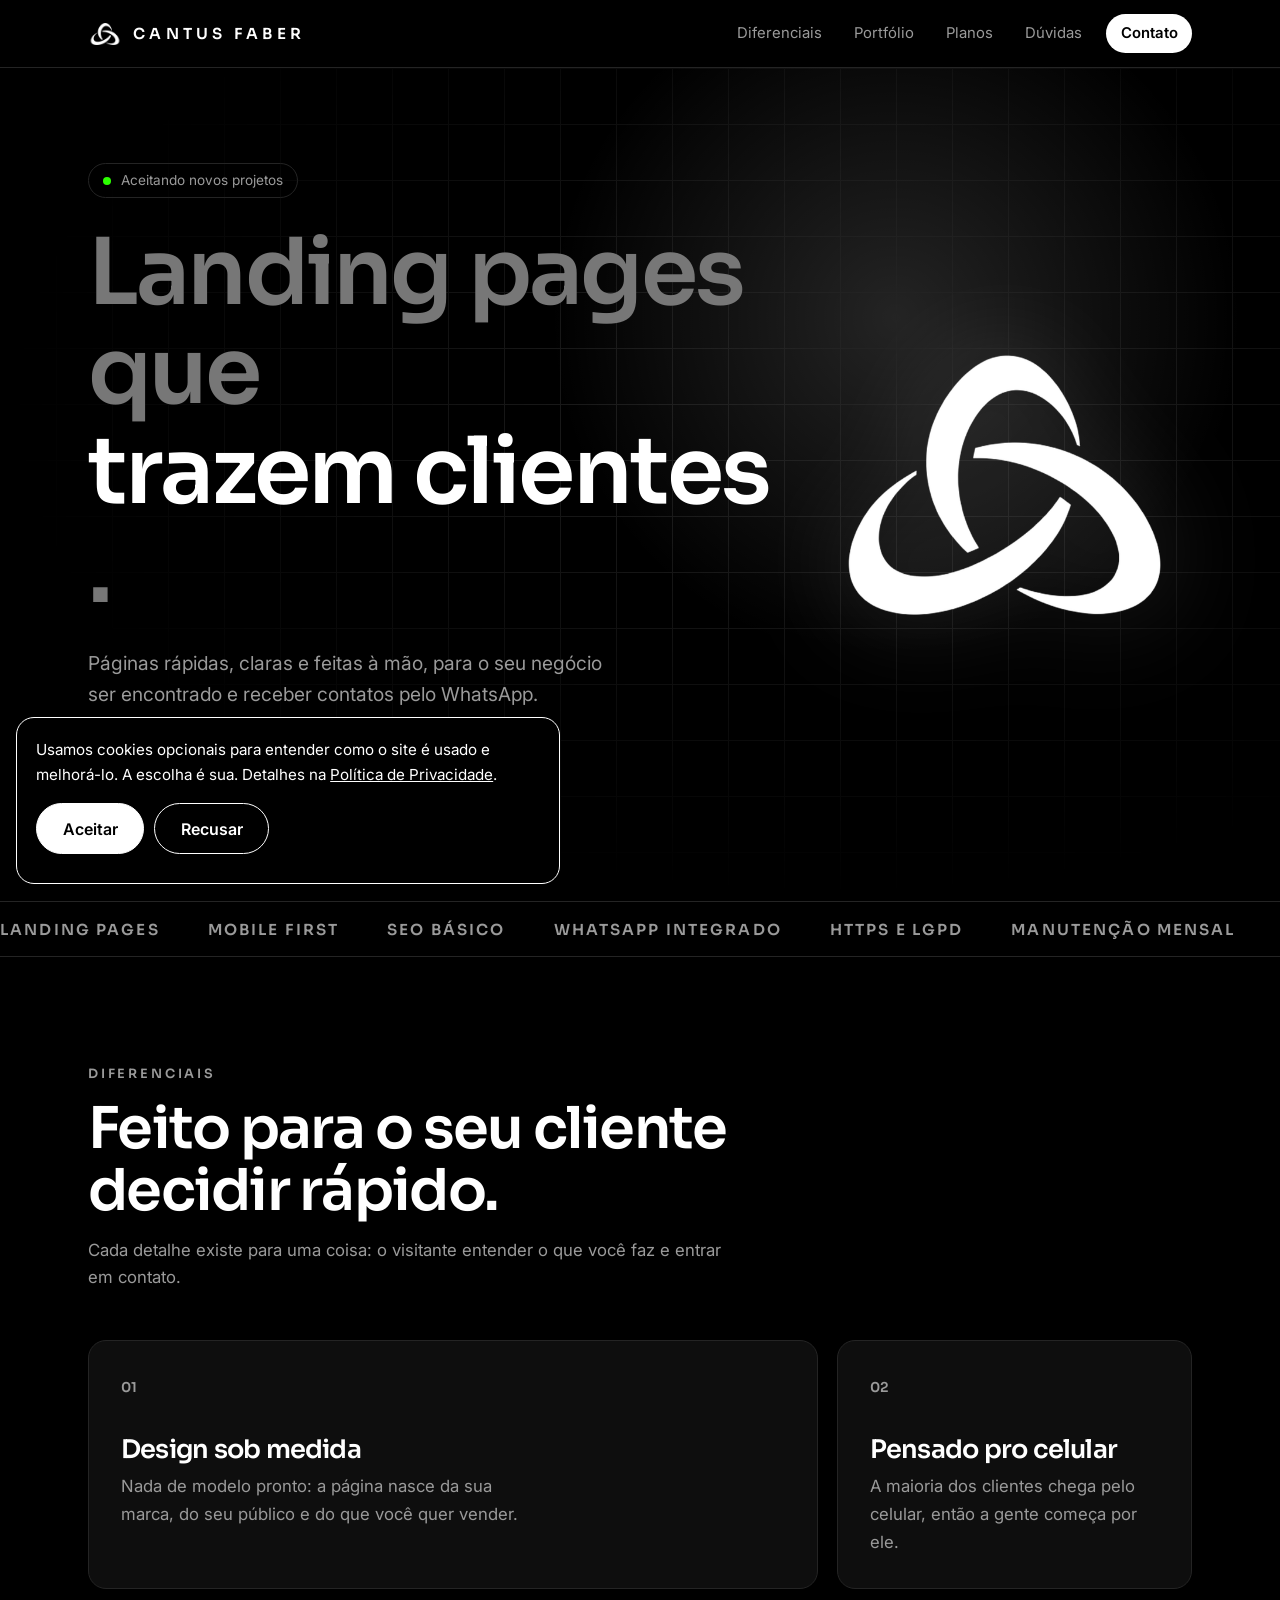
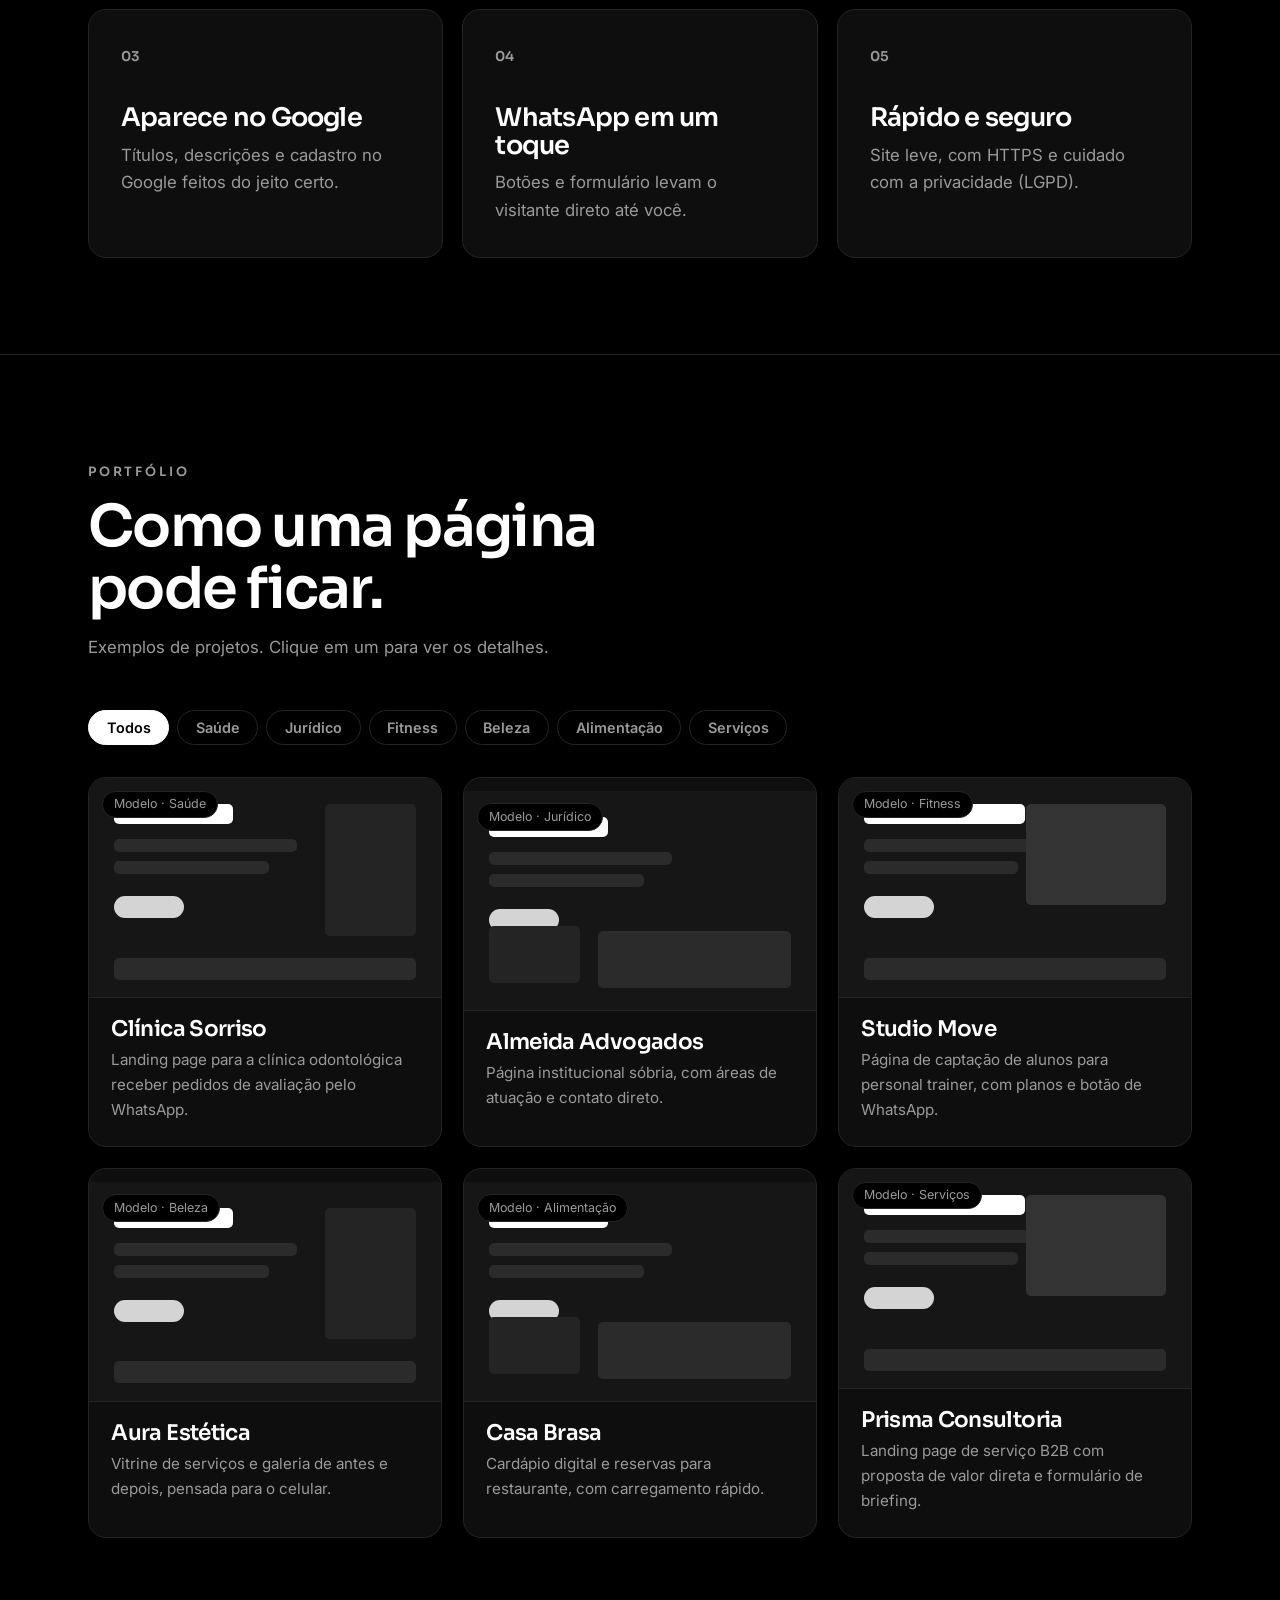
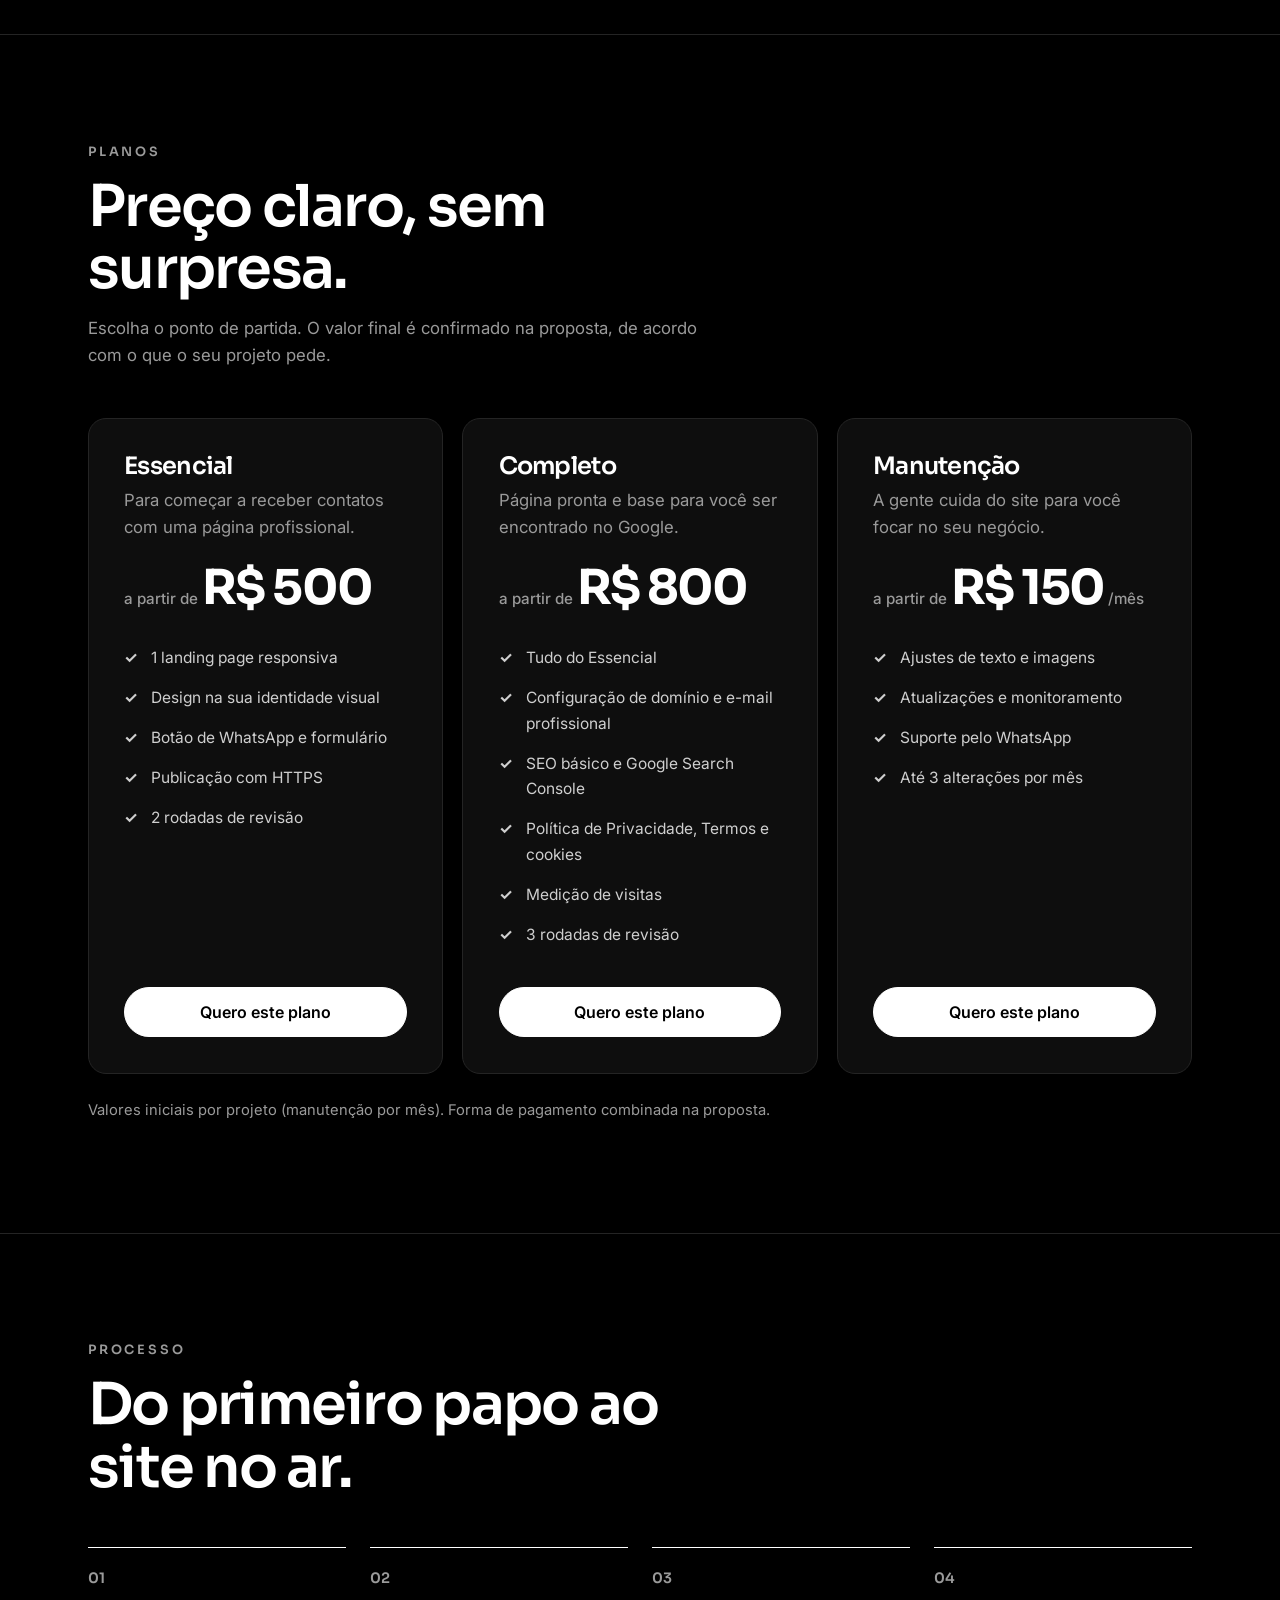
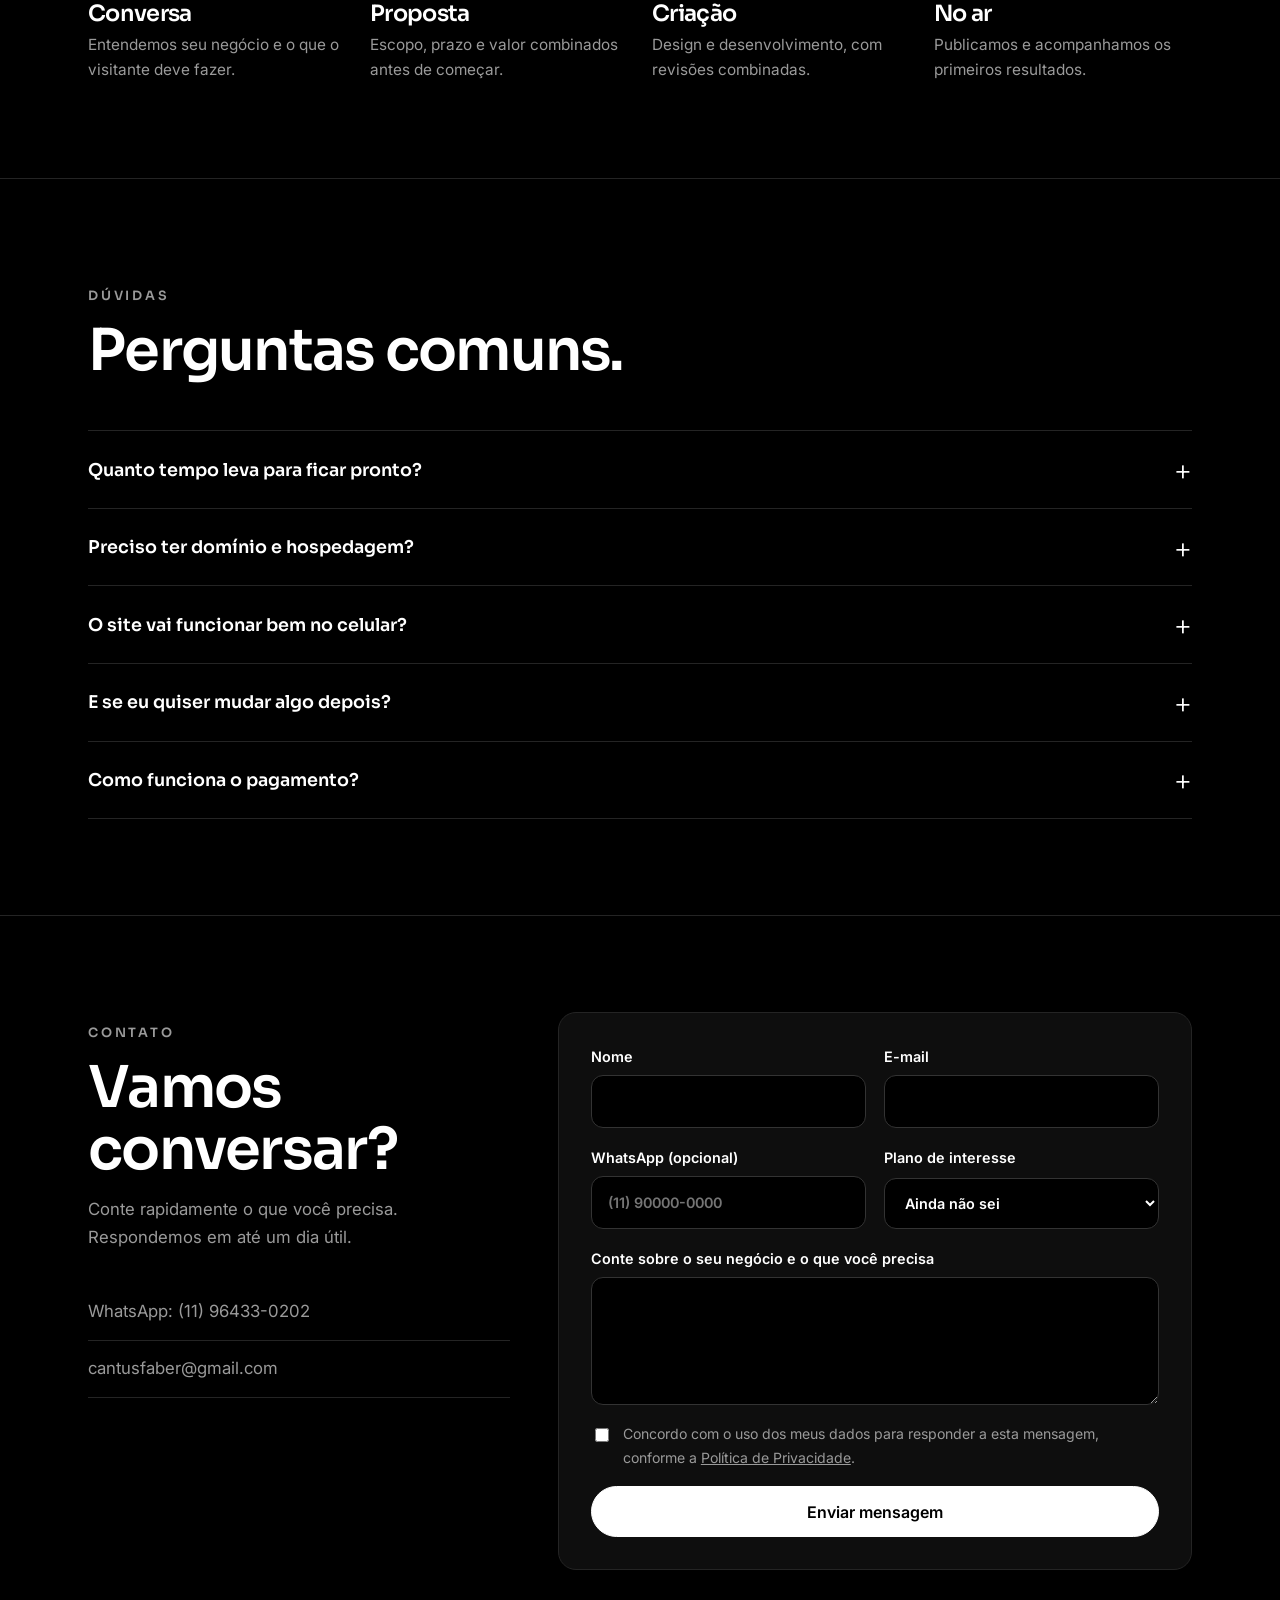
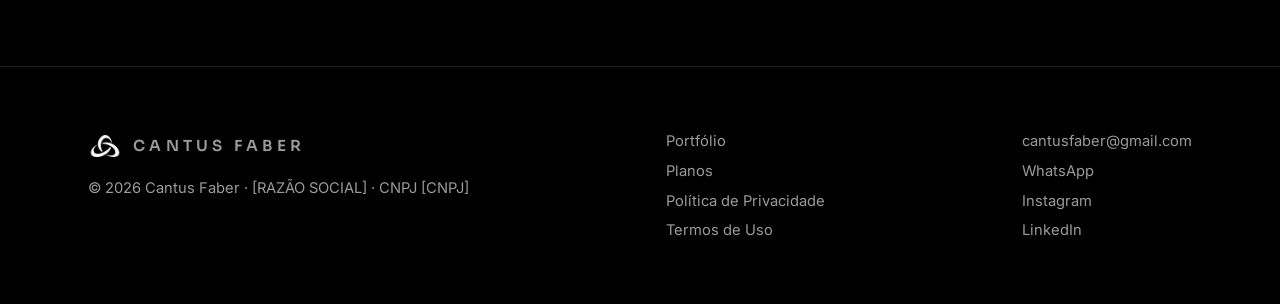
<file: index.html>
<!doctype html>
<html lang="pt-BR">
  <head>
    <meta charset="utf-8" />
    <meta name="viewport" content="width=device-width,initial-scale=1" />
    <script>
      document.documentElement.className = "js";
    </script>
    <title>Cantus Faber · Landing pages que trazem clientes</title>
    <meta
      name="description"
      content="A Cantus Faber cria landing pages rápidas e bem feitas para pequenos negócios, do design à publicação."
    />
    <meta name="theme-color" content="#000000" />
    <link rel="icon" href="assets/img/favicon.ico" sizes="any" />
    <link
      rel="icon"
      type="image/png"
      sizes="32x32"
      href="assets/img/favicon-32.png"
    />
    <link rel="apple-touch-icon" href="assets/img/favicon-180.png" />
    <link rel="canonical" href="https://[DOMINIO]/" />
    <meta property="og:type" content="website" />
    <meta
      property="og:title"
      content="Cantus Faber · Landing pages que trazem clientes"
    />
    <meta
      property="og:description"
      content="A Cantus Faber cria landing pages rápidas e bem feitas para pequenos negócios, do design à publicação."
    />
    <meta property="og:url" content="https://[DOMINIO]/" />
    <meta property="og:image" content="https://[DOMINIO]/assets/img/og.png" />
    <meta name="twitter:card" content="summary_large_image" />
    <link rel="preconnect" href="https://fonts.googleapis.com" />
    <link rel="preconnect" href="https://fonts.gstatic.com" crossorigin />
    <link
      rel="stylesheet"
      href="https://fonts.googleapis.com/css2?family=Inter:wght@400;500;600&family=Sora:wght@400;600;700&display=swap"
    />
    <link rel="stylesheet" href="assets/css/style.css" />
    <script type="application/ld+json">
      {
        "@context": "https://schema.org",
        "@type": "ProfessionalService",
        "name": "Cantus Faber",
        "url": "https://[DOMINIO]/",
        "email": "cantusfaber@gmail.com",
        "telephone": "+5511964330202",
        "description": "Landing pages e sites rápidos para pequenos negócios."
      }
    </script>
  </head>
  <body>
    <div id="bar"></div>
    <a class="skip" href="#conteudo">Pular para o conteúdo</a>
    <header>
      <div class="wrap">
        <a class="brand" href="index.html"
          ><img src="assets/img/logo.png" alt="" width="34" height="34" />Cantus
          Faber</a
        >
        <button class="menu" aria-label="Abrir menu" aria-expanded="false">
          ☰
        </button>
        <nav aria-label="Principal">
          <a href="index.html#diferenciais">Diferenciais</a
          ><a href="index.html#portfolio">Portfólio</a
          ><a href="index.html#planos">Planos</a
          ><a href="index.html#faq">Dúvidas</a
          ><a class="cta" href="index.html#contato">Contato</a>
        </nav>
      </div>
    </header>
    <main id="conteudo">
      <div class="hero main">
        <div class="wrap">
          <div>
            <div class="pill" data-r><i></i>Aceitando novos projetos</div>
            <h1 data-r style="--i: 1">
              Landing pages que <b id="rot">trazem clientes</b>.
            </h1>
            <p data-r style="--i: 2">
              Páginas rápidas, claras e feitas à mão, para o seu negócio ser
              encontrado e receber contatos pelo WhatsApp.
            </p>
            <div data-r style="--i: 3">
              <a class="btn solid" href="#contato">Começar meu projeto</a
              ><a class="btn" href="#planos">Ver planos e preços</a>
            </div>
          </div>
          <img
            class="mark"
            src="assets/img/logo.png"
            alt="Símbolo da Cantus Faber: três laços entrelaçados"
            width="400"
            height="400"
          />
        </div>
      </div>
      <div class="marq" aria-hidden="true">
        <div>
          <span>Landing pages</span><span>Mobile first</span
          ><span>SEO básico</span><span>WhatsApp integrado</span
          ><span>HTTPS e LGPD</span><span>Manutenção mensal</span>
        </div>
      </div>

      <section id="diferenciais">
        <div class="wrap">
          <div class="head" data-r>
            <p class="eyebrow">Diferenciais</p>
            <h2>Feito para o seu cliente decidir rápido.</h2>
            <p class="sub">
              Cada detalhe existe para uma coisa: o visitante entender o que
              você faz e entrar em contato.
            </p>
          </div>
          <div class="bento">
            <div class="tile gl w2" data-r>
              <span>01</span>
              <h3>Design sob medida</h3>
              <p>
                Nada de modelo pronto: a página nasce da sua marca, do seu
                público e do que você quer vender.
              </p>
            </div>
            <div class="tile gl" data-r>
              <span>02</span>
              <h3>Pensado pro celular</h3>
              <p>
                A maioria dos clientes chega pelo celular, então a gente começa
                por ele.
              </p>
            </div>
            <div class="tile gl" data-r>
              <span>03</span>
              <h3>Aparece no Google</h3>
              <p>
                Títulos, descrições e cadastro no Google feitos do jeito certo.
              </p>
            </div>
            <div class="tile gl" data-r>
              <span>04</span>
              <h3>WhatsApp em um toque</h3>
              <p>Botões e formulário levam o visitante direto até você.</p>
            </div>
            <div class="tile gl" data-r>
              <span>05</span>
              <h3>Rápido e seguro</h3>
              <p>Site leve, com HTTPS e cuidado com a privacidade (LGPD).</p>
            </div>
          </div>
        </div>
      </section>

      <section id="portfolio">
        <div class="wrap">
          <div class="head" data-r>
            <p class="eyebrow">Portfólio</p>
            <h2>Como uma página pode ficar.</h2>
            <p class="sub">
              Exemplos de projetos. Clique em um para ver os detalhes.
            </p>
          </div>
          <div class="chips" id="chips" aria-label="Filtrar por segmento"></div>
          <div class="cards" id="cards"></div>
        </div>
        <dialog id="modal" aria-label="Detalhes do projeto">
          <div class="box"></div>
        </dialog>
      </section>

      <section id="planos">
        <div class="wrap">
          <div class="head" data-r>
            <p class="eyebrow">Planos</p>
            <h2>Preço claro, sem surpresa.</h2>
            <p class="sub">
              Escolha o ponto de partida. O valor final é confirmado na
              proposta, de acordo com o que o seu projeto pede.
            </p>
          </div>
          <div class="plans" id="plans"></div>
          <p class="note">
            Valores iniciais por projeto (manutenção por mês). Forma de
            pagamento combinada na proposta.
          </p>
        </div>
      </section>

      <section id="processo">
        <div class="wrap">
          <div class="head" data-r>
            <p class="eyebrow">Processo</p>
            <h2>Do primeiro papo ao site no ar.</h2>
          </div>
          <div class="steps">
            <div data-r>
              <h3>Conversa</h3>
              <p>Entendemos seu negócio e o que o visitante deve fazer.</p>
            </div>
            <div data-r>
              <h3>Proposta</h3>
              <p>Escopo, prazo e valor combinados antes de começar.</p>
            </div>
            <div data-r>
              <h3>Criação</h3>
              <p>Design e desenvolvimento, com revisões combinadas.</p>
            </div>
            <div data-r>
              <h3>No ar</h3>
              <p>Publicamos e acompanhamos os primeiros resultados.</p>
            </div>
          </div>
        </div>
      </section>

      <section id="faq">
        <div class="wrap">
          <div class="head" data-r>
            <p class="eyebrow">Dúvidas</p>
            <h2>Perguntas comuns.</h2>
          </div>
          <div data-r>
            <details>
              <summary>Quanto tempo leva para ficar pronto?</summary>
              <div class="in">
                Depende do conteúdo que você já tem, mas uma landing page
                costuma levar de uma a duas semanas. O prazo exato vai na
                proposta.
              </div>
            </details>
            <details>
              <summary>Preciso ter domínio e hospedagem?</summary>
              <div class="in">
                Não. No plano Completo a gente configura isso. Se você já tem,
                conectamos ao novo site.
              </div>
            </details>
            <details>
              <summary>O site vai funcionar bem no celular?</summary>
              <div class="in">
                Sim. Todo projeto é desenhado primeiro para o celular e depois
                adaptado para telas maiores.
              </div>
            </details>
            <details>
              <summary>E se eu quiser mudar algo depois?</summary>
              <div class="in">
                Pode. Há revisões durante a criação e, depois de publicado, você
                pode contratar a manutenção mensal.
              </div>
            </details>
            <details>
              <summary>Como funciona o pagamento?</summary>
              <div class="in">
                Combinamos na proposta, normalmente com uma entrada para começar
                e o restante na entrega.
              </div>
            </details>
          </div>
        </div>
      </section>

      <section id="contato">
        <div class="wrap contact">
          <div data-r>
            <p class="eyebrow">Contato</p>
            <h2>Vamos conversar?</h2>
            <p class="sub">
              Conte rapidamente o que você precisa. Respondemos em até um dia
              útil.
            </p>
            <div class="via" style="margin-top: 2rem">
              <a href="https://wa.me/5511964330202">WhatsApp: (11) 96433-0202</a
              ><a href="mailto:cantusfaber@gmail.com">cantusfaber@gmail.com</a>
            </div>
          </div>
          <form
            class="gl"
            id="form"
            name="contato"
            method="POST"
            action="/"
            data-netlify="true"
            netlify-honeypot="bot-field"
            data-r
            style="--i: 1"
          >
            <input type="hidden" name="form-name" value="contato" />
            <p class="hp">
              <label
                >Não preencha:
                <input name="bot-field" tabindex="-1" autocomplete="off"
              /></label>
            </p>
            <div class="row">
              <label
                >Nome<input name="nome" required autocomplete="name" /></label
              ><label
                >E-mail<input
                  type="email"
                  name="email"
                  required
                  autocomplete="email"
              /></label>
            </div>
            <div class="row">
              <label
                >WhatsApp (opcional)<input
                  type="tel"
                  name="telefone"
                  autocomplete="tel"
                  placeholder="(11) 90000-0000"
              /></label>
              <label
                >Plano de interesse<select name="plano">
                  <option>Ainda não sei</option>
                  <option>Essencial</option>
                  <option>Completo</option>
                  <option>Manutenção</option>
                </select></label
              >
            </div>
            <label
              >Conte sobre o seu negócio e o que você precisa<textarea
                name="mensagem"
                required
              ></textarea>
            </label>
            <label class="chk"
              ><input type="checkbox" name="aceite" required /><span
                >Concordo com o uso dos meus dados para responder a esta
                mensagem, conforme a
                <a href="privacidade.html">Política de Privacidade</a>.</span
              ></label
            >
            <button class="btn solid" type="submit">Enviar mensagem</button>
            <div class="msg" role="status" aria-live="polite"></div>
          </form>
        </div>
      </section>
    </main>
    <footer>
      <div class="wrap">
        <div>
          <a class="brand" href="index.html"
            ><img
              src="assets/img/logo.png"
              alt=""
              width="34"
              height="34"
            />Cantus Faber</a
          >
          <p>© 2026 Cantus Faber · [RAZÃO SOCIAL] · CNPJ [CNPJ]</p>
        </div>
        <div>
          <a href="index.html#portfolio">Portfólio</a
          ><a href="index.html#planos">Planos</a
          ><a href="privacidade.html">Política de Privacidade</a
          ><a href="termos.html">Termos de Uso</a>
        </div>
        <div>
          <a href="mailto:cantusfaber@gmail.com">cantusfaber@gmail.com</a
          ><a href="https://wa.me/5511964330202">WhatsApp</a
          ><a href="https://instagram.com/cantusfaber">Instagram</a
          ><a href="https://linkedin.com/company/cantus-faber">LinkedIn</a>
        </div>
      </div>
    </footer>
    <script src="assets/js/portfolio.js"></script>
    <script src="assets/js/app.js" defer></script>
  </body>
</html>
</file>
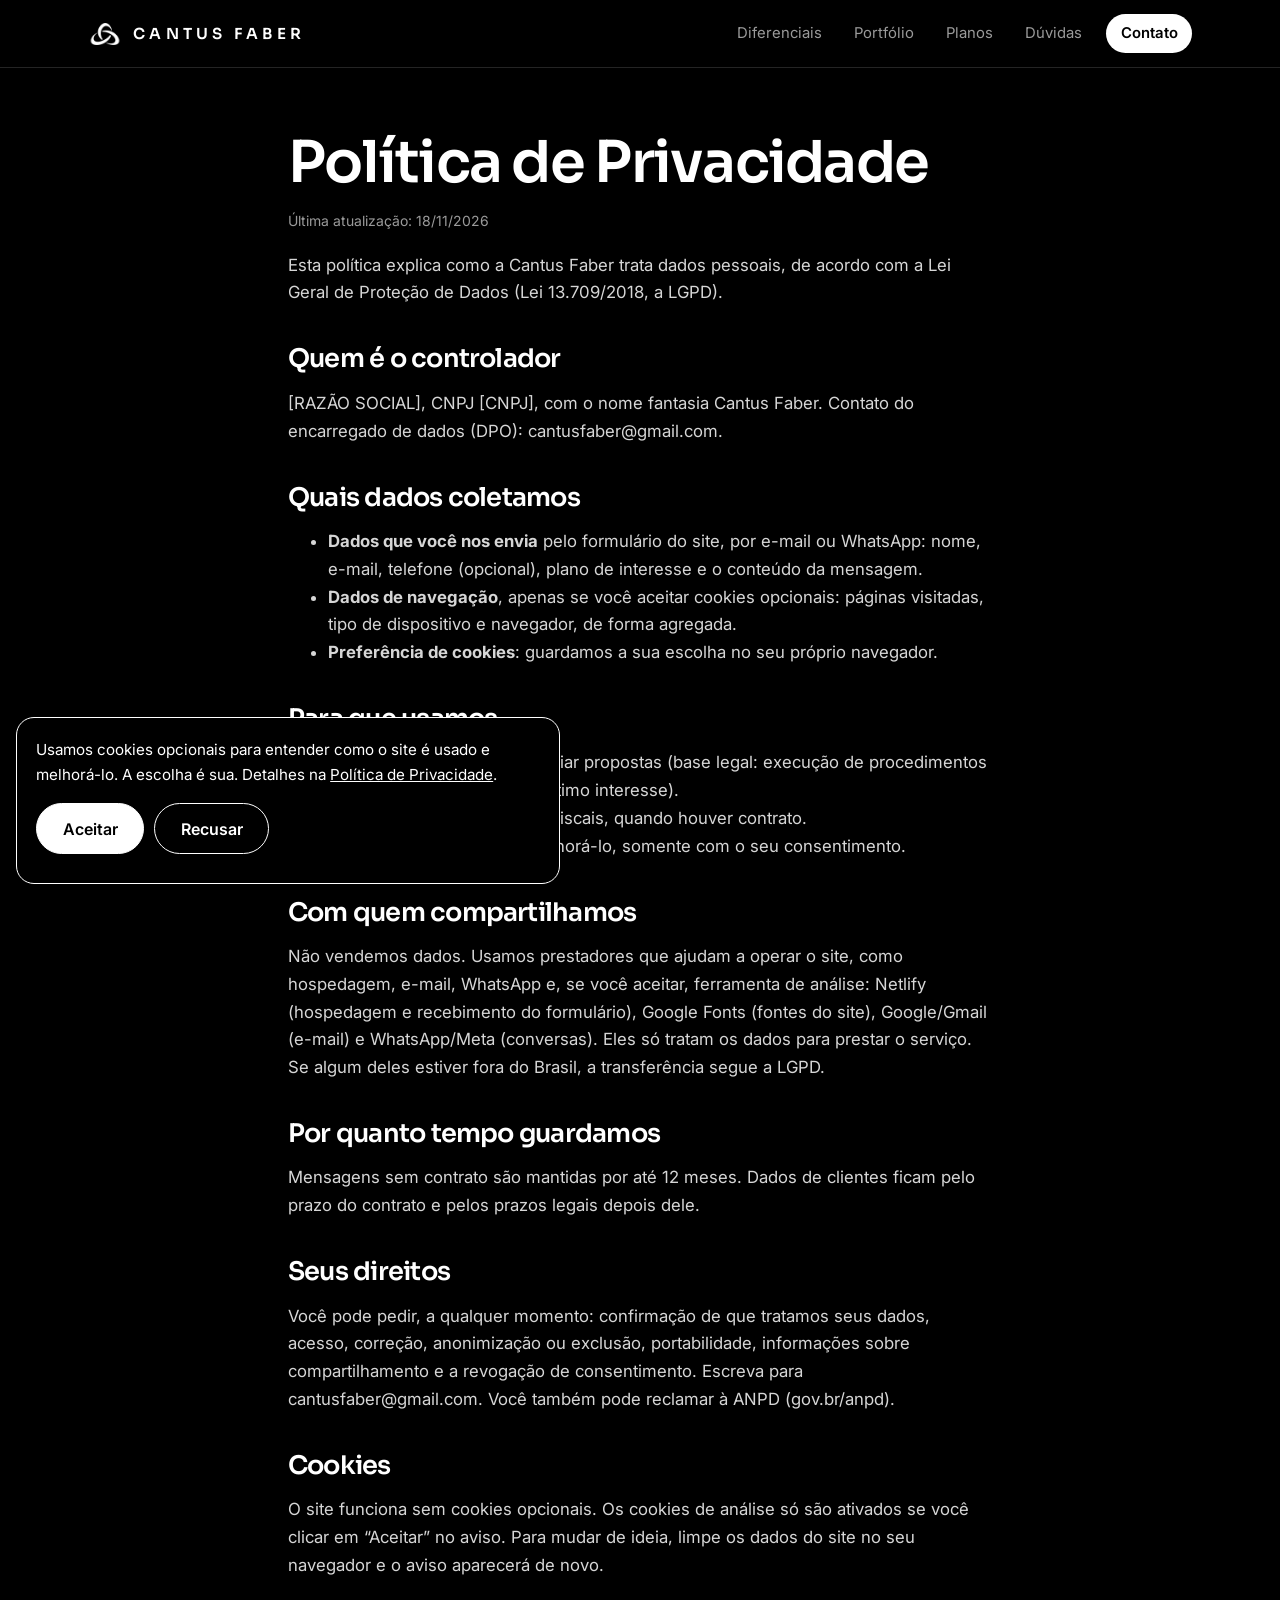
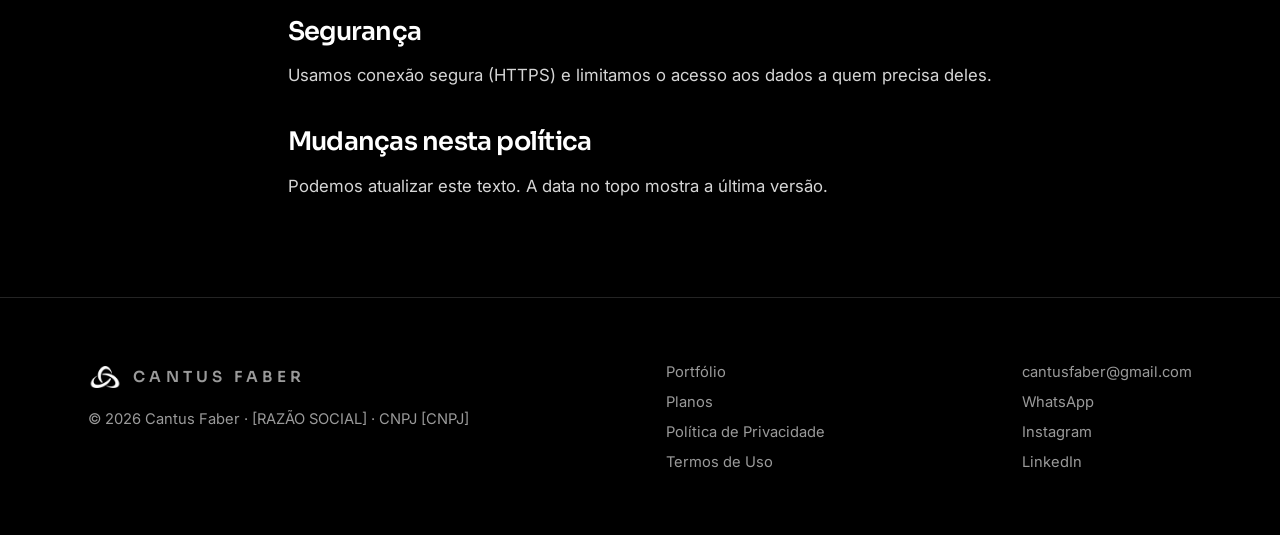
<file: privacidade.html>
<!doctype html>
<html lang="pt-BR">
  <head>
    <meta charset="utf-8" />
    <meta name="viewport" content="width=device-width,initial-scale=1" />
    <script>
      document.documentElement.className = "js";
    </script>
    <title>Política de Privacidade · Cantus Faber</title>
    <meta
      name="description"
      content="Como a Cantus Faber trata dados pessoais, conforme a LGPD."
    />
    <meta name="theme-color" content="#000000" />
    <link rel="icon" href="assets/img/favicon.ico" sizes="any" />
    <link
      rel="icon"
      type="image/png"
      sizes="32x32"
      href="assets/img/favicon-32.png"
    />
    <link rel="apple-touch-icon" href="assets/img/favicon-180.png" />
    <link rel="canonical" href="https://[DOMINIO]/privacidade.html" />
    <meta property="og:type" content="website" />
    <meta
      property="og:title"
      content="Política de Privacidade · Cantus Faber"
    />
    <meta
      property="og:description"
      content="Como a Cantus Faber trata dados pessoais, conforme a LGPD."
    />
    <meta property="og:url" content="https://[DOMINIO]/privacidade.html" />
    <meta property="og:image" content="https://[DOMINIO]/assets/img/og.png" />
    <meta name="twitter:card" content="summary_large_image" />
    <link rel="preconnect" href="https://fonts.googleapis.com" />
    <link rel="preconnect" href="https://fonts.gstatic.com" crossorigin />
    <link
      rel="stylesheet"
      href="https://fonts.googleapis.com/css2?family=Inter:wght@400;500;600&family=Sora:wght@400;600;700&display=swap"
    />
    <link rel="stylesheet" href="assets/css/style.css" />
  </head>
  <body>
    <div id="bar"></div>
    <a class="skip" href="#conteudo">Pular para o conteúdo</a>
    <header>
      <div class="wrap">
        <a class="brand" href="index.html"
          ><img src="assets/img/logo.png" alt="" width="34" height="34" />Cantus
          Faber</a
        >
        <button class="menu" aria-label="Abrir menu" aria-expanded="false">
          ☰
        </button>
        <nav aria-label="Principal">
          <a href="index.html#diferenciais">Diferenciais</a
          ><a href="index.html#portfolio">Portfólio</a
          ><a href="index.html#planos">Planos</a
          ><a href="index.html#faq">Dúvidas</a
          ><a class="cta" href="index.html#contato">Contato</a>
        </nav>
      </div>
    </header>
    <main id="conteudo">
      <div class="wrap doc">
        <h1>Política de Privacidade</h1>
        <small>Última atualização: 18/11/2026</small>
        <p>
          Esta política explica como a Cantus Faber trata dados pessoais, de
          acordo com a Lei Geral de Proteção de Dados (Lei 13.709/2018, a LGPD).
        </p>
        <h2>Quem é o controlador</h2>
        <p>
          [RAZÃO SOCIAL], CNPJ [CNPJ], com o nome fantasia Cantus Faber. Contato
          do encarregado de dados (DPO): cantusfaber@gmail.com.
        </p>
        <h2>Quais dados coletamos</h2>
        <ul>
          <li>
            <b>Dados que você nos envia</b> pelo formulário do site, por e-mail
            ou WhatsApp: nome, e-mail, telefone (opcional), plano de interesse e
            o conteúdo da mensagem.
          </li>
          <li>
            <b>Dados de navegação</b>, apenas se você aceitar cookies opcionais:
            páginas visitadas, tipo de dispositivo e navegador, de forma
            agregada.
          </li>
          <li>
            <b>Preferência de cookies</b>: guardamos a sua escolha no seu
            próprio navegador.
          </li>
        </ul>
        <h2>Para que usamos</h2>
        <ul>
          <li>
            Responder mensagens e enviar propostas (base legal: execução de
            procedimentos preliminares a contrato e legítimo interesse).
          </li>
          <li>Cumprir obrigações legais e fiscais, quando houver contrato.</li>
          <li>
            Entender o uso do site e melhorá-lo, somente com o seu
            consentimento.
          </li>
        </ul>
        <h2>Com quem compartilhamos</h2>
        <p>
          Não vendemos dados. Usamos prestadores que ajudam a operar o site,
          como hospedagem, e-mail, WhatsApp e, se você aceitar, ferramenta de
          análise: Netlify (hospedagem e recebimento do formulário), Google
          Fonts (fontes do site), Google/Gmail (e-mail) e WhatsApp/Meta
          (conversas). Eles só tratam os dados para prestar o serviço. Se algum
          deles estiver fora do Brasil, a transferência segue a LGPD.
        </p>
        <h2>Por quanto tempo guardamos</h2>
        <p>
          Mensagens sem contrato são mantidas por até 12 meses. Dados de
          clientes ficam pelo prazo do contrato e pelos prazos legais depois
          dele.
        </p>
        <h2>Seus direitos</h2>
        <p>
          Você pode pedir, a qualquer momento: confirmação de que tratamos seus
          dados, acesso, correção, anonimização ou exclusão, portabilidade,
          informações sobre compartilhamento e a revogação de consentimento.
          Escreva para cantusfaber@gmail.com. Você também pode reclamar à ANPD
          (gov.br/anpd).
        </p>
        <h2>Cookies</h2>
        <p>
          O site funciona sem cookies opcionais. Os cookies de análise só são
          ativados se você clicar em “Aceitar” no aviso. Para mudar de ideia,
          limpe os dados do site no seu navegador e o aviso aparecerá de novo.
        </p>
        <h2>Segurança</h2>
        <p>
          Usamos conexão segura (HTTPS) e limitamos o acesso aos dados a quem
          precisa deles.
        </p>
        <h2>Mudanças nesta política</h2>
        <p>
          Podemos atualizar este texto. A data no topo mostra a última versão.
        </p>
      </div>
    </main>
    <footer>
      <div class="wrap">
        <div>
          <a class="brand" href="index.html"
            ><img
              src="assets/img/logo.png"
              alt=""
              width="34"
              height="34"
            />Cantus Faber</a
          >
          <p>© 2026 Cantus Faber · [RAZÃO SOCIAL] · CNPJ [CNPJ]</p>
        </div>
        <div>
          <a href="index.html#portfolio">Portfólio</a
          ><a href="index.html#planos">Planos</a
          ><a href="privacidade.html">Política de Privacidade</a
          ><a href="termos.html">Termos de Uso</a>
        </div>
        <div>
          <a href="mailto:cantusfaber@gmail.com">cantusfaber@gmail.com</a
          ><a href="https://wa.me/5511964330202">WhatsApp</a
          ><a href="https://instagram.com/cantusfaber">Instagram</a
          ><a href="https://linkedin.com/company/cantus-faber">LinkedIn</a>
        </div>
      </div>
    </footer>
    <script src="assets/js/portfolio.js"></script>
    <script src="assets/js/app.js" defer></script>
  </body>
</html>
</file>
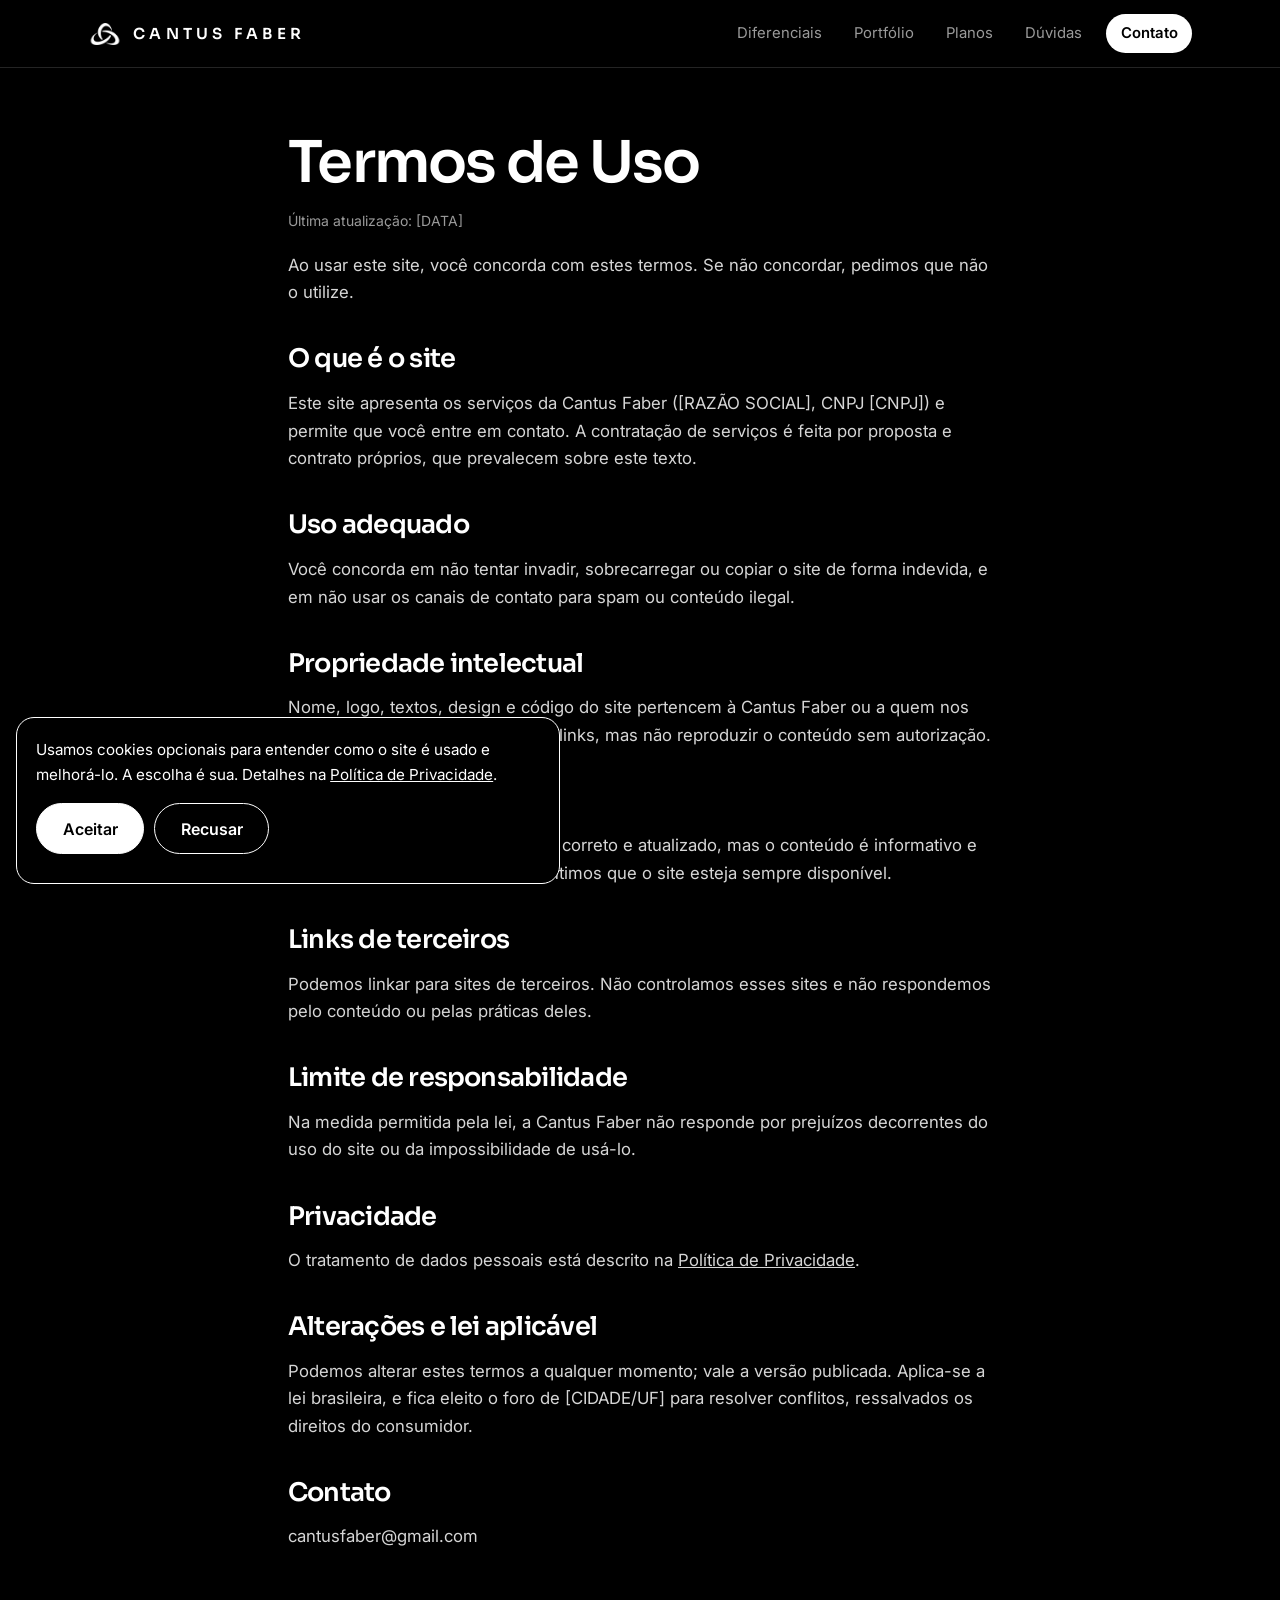
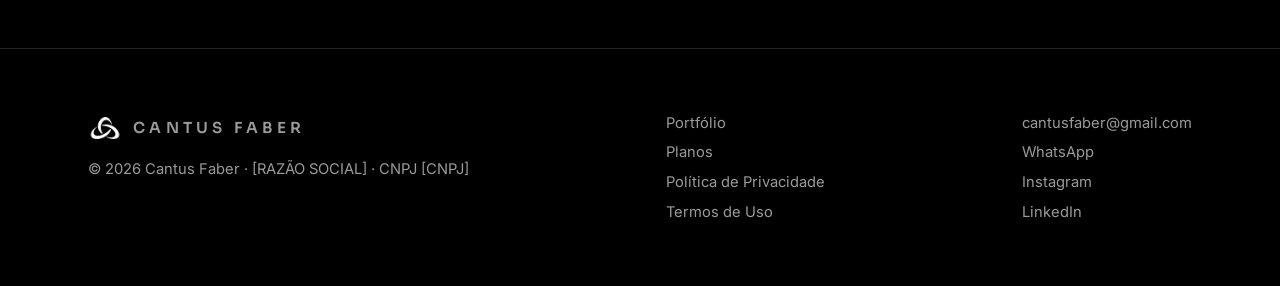
<file: termos.html>
<!doctype html>
<html lang="pt-BR">
  <head>
    <meta charset="utf-8" />
    <meta name="viewport" content="width=device-width,initial-scale=1" />
    <script>
      document.documentElement.className = "js";
    </script>
    <title>Termos de Uso · Cantus Faber</title>
    <meta name="description" content="Regras de uso do site da Cantus Faber." />
    <meta name="theme-color" content="#000000" />
    <link rel="icon" href="assets/img/favicon.ico" sizes="any" />
    <link
      rel="icon"
      type="image/png"
      sizes="32x32"
      href="assets/img/favicon-32.png"
    />
    <link rel="apple-touch-icon" href="assets/img/favicon-180.png" />
    <link rel="canonical" href="https://[DOMINIO]/termos.html" />
    <meta property="og:type" content="website" />
    <meta property="og:title" content="Termos de Uso · Cantus Faber" />
    <meta
      property="og:description"
      content="Regras de uso do site da Cantus Faber."
    />
    <meta property="og:url" content="https://[DOMINIO]/termos.html" />
    <meta property="og:image" content="https://[DOMINIO]/assets/img/og.png" />
    <meta name="twitter:card" content="summary_large_image" />
    <link rel="preconnect" href="https://fonts.googleapis.com" />
    <link rel="preconnect" href="https://fonts.gstatic.com" crossorigin />
    <link
      rel="stylesheet"
      href="https://fonts.googleapis.com/css2?family=Inter:wght@400;500;600&family=Sora:wght@400;600;700&display=swap"
    />
    <link rel="stylesheet" href="assets/css/style.css" />
  </head>
  <body>
    <div id="bar"></div>
    <a class="skip" href="#conteudo">Pular para o conteúdo</a>
    <header>
      <div class="wrap">
        <a class="brand" href="index.html"
          ><img src="assets/img/logo.png" alt="" width="34" height="34" />Cantus
          Faber</a
        >
        <button class="menu" aria-label="Abrir menu" aria-expanded="false">
          ☰
        </button>
        <nav aria-label="Principal">
          <a href="index.html#diferenciais">Diferenciais</a
          ><a href="index.html#portfolio">Portfólio</a
          ><a href="index.html#planos">Planos</a
          ><a href="index.html#faq">Dúvidas</a
          ><a class="cta" href="index.html#contato">Contato</a>
        </nav>
      </div>
    </header>
    <main id="conteudo">
      <div class="wrap doc">
        <h1>Termos de Uso</h1>
        <small>Última atualização: [DATA]</small>
        <p>
          Ao usar este site, você concorda com estes termos. Se não concordar,
          pedimos que não o utilize.
        </p>
        <h2>O que é o site</h2>
        <p>
          Este site apresenta os serviços da Cantus Faber ([RAZÃO SOCIAL], CNPJ
          [CNPJ]) e permite que você entre em contato. A contratação de serviços
          é feita por proposta e contrato próprios, que prevalecem sobre este
          texto.
        </p>
        <h2>Uso adequado</h2>
        <p>
          Você concorda em não tentar invadir, sobrecarregar ou copiar o site de
          forma indevida, e em não usar os canais de contato para spam ou
          conteúdo ilegal.
        </p>
        <h2>Propriedade intelectual</h2>
        <p>
          Nome, logo, textos, design e código do site pertencem à Cantus Faber
          ou a quem nos licenciou. Você pode compartilhar links, mas não
          reproduzir o conteúdo sem autorização.
        </p>
        <h2>Informações do site</h2>
        <p>
          Nos esforçamos para manter tudo correto e atualizado, mas o conteúdo é
          informativo e pode mudar sem aviso. Não garantimos que o site esteja
          sempre disponível.
        </p>
        <h2>Links de terceiros</h2>
        <p>
          Podemos linkar para sites de terceiros. Não controlamos esses sites e
          não respondemos pelo conteúdo ou pelas práticas deles.
        </p>
        <h2>Limite de responsabilidade</h2>
        <p>
          Na medida permitida pela lei, a Cantus Faber não responde por
          prejuízos decorrentes do uso do site ou da impossibilidade de usá-lo.
        </p>
        <h2>Privacidade</h2>
        <p>
          O tratamento de dados pessoais está descrito na
          <a href="privacidade.html">Política de Privacidade</a>.
        </p>
        <h2>Alterações e lei aplicável</h2>
        <p>
          Podemos alterar estes termos a qualquer momento; vale a versão
          publicada. Aplica-se a lei brasileira, e fica eleito o foro de
          [CIDADE/UF] para resolver conflitos, ressalvados os direitos do
          consumidor.
        </p>
        <h2>Contato</h2>
        <p>cantusfaber@gmail.com</p>
      </div>
    </main>
    <footer>
      <div class="wrap">
        <div>
          <a class="brand" href="index.html"
            ><img
              src="assets/img/logo.png"
              alt=""
              width="34"
              height="34"
            />Cantus Faber</a
          >
          <p>© 2026 Cantus Faber · [RAZÃO SOCIAL] · CNPJ [CNPJ]</p>
        </div>
        <div>
          <a href="index.html#portfolio">Portfólio</a
          ><a href="index.html#planos">Planos</a
          ><a href="privacidade.html">Política de Privacidade</a
          ><a href="termos.html">Termos de Uso</a>
        </div>
        <div>
          <a href="mailto:cantusfaber@gmail.com">cantusfaber@gmail.com</a
          ><a href="https://wa.me/5511964330202">WhatsApp</a
          ><a href="https://instagram.com/cantusfaber">Instagram</a
          ><a href="https://linkedin.com/company/cantus-faber">LinkedIn</a>
        </div>
      </div>
    </footer>
    <script src="assets/js/portfolio.js"></script>
    <script src="assets/js/app.js" defer></script>
  </body>
</html>
</file>
<file: assets/css/style.css>
:root {
  --bg: #000;
  --fg: #fff;
  --mut: #9a9a9a;
  --line: #242424;
  --card: #0e0e0e;
  --r: 18px;
}
* {
  box-sizing: border-box;
}
html {
  scroll-behavior: smooth;
  scroll-padding-top: 5rem;
}
body {
  margin: 0;
  background: var(--bg);
  color: var(--fg);
  font:
    400 1.05rem/1.65 Inter,
    system-ui,
    sans-serif;
  -webkit-font-smoothing: antialiased;
  overflow-x: hidden;
}
h1,
h2,
h3 {
  font-family: Sora, Inter, sans-serif;
  font-weight: 600;
  line-height: 1.08;
  letter-spacing: -0.03em;
  margin: 0;
}
a {
  color: inherit;
}
img {
  max-width: 100%;
}
:focus-visible {
  outline: 2px solid #fff;
  outline-offset: 3px;
}
.skip {
  position: absolute;
  left: -9999px;
  border-radius: 6px;
}
.skip:focus {
  left: 1rem;
  top: 1rem;
  background: #fff;
  color: #000;
  padding: 0.5rem 1rem;
  z-index: 50;
}
.wrap {
  max-width: 72rem;
  margin: 0 auto;
  padding: 0 1.5rem;
}
html.js [data-r] {
  opacity: 0;
  transform: translateY(26px);
  transition:
    opacity 0.8s,
    transform 0.8s cubic-bezier(0.2, 0.7, 0.2, 1);
  transition-delay: calc(var(--i, 0) * 90ms);
}
html.js [data-r].in {
  opacity: 1;
  transform: none;
}
#bar {
  position: fixed;
  top: 0;
  left: 0;
  height: 2px;
  width: 0;
  background: #fff;
  z-index: 40;
}
header {
  position: sticky;
  top: 0;
  z-index: 30;
  background: rgba(0, 0, 0, 0.7);
  backdrop-filter: blur(16px);
  -webkit-backdrop-filter: blur(16px);
  border-bottom: 1px solid var(--line);
}
header .wrap {
  display: flex;
  justify-content: space-between;
  align-items: center;
  height: 4.2rem;
}
.brand {
  display: flex;
  gap: 0.7rem;
  align-items: center;
  text-decoration: none;
  font:
    600 0.95rem Sora,
    sans-serif;
  letter-spacing: 0.28em;
  text-transform: uppercase;
}
.brand img {
  width: 34px;
  height: 34px;
}
nav {
  display: flex;
  gap: 0.2rem;
  align-items: center;
}
nav a {
  padding: 0.45rem 0.9rem;
  border-radius: 99px;
  color: var(--mut);
  text-decoration: none;
  font-size: 0.93rem;
  transition: 0.2s;
}
nav a:hover {
  color: #fff;
  background: #181818;
}
nav a.cta {
  background: #fff;
  color: #000;
  font-weight: 600;
  margin-left: 0.4rem;
}
nav a.cta:hover {
  background: #d6d6d6;
}
.menu {
  display: none;
  background: none;
  border: 1px solid var(--line);
  color: #fff;
  width: 2.6rem;
  height: 2.6rem;
  border-radius: 10px;
  font-size: 1.2rem;
  cursor: pointer;
}
.hero {
  position: relative;
  overflow: hidden;
  min-height: calc(100vh - 4.2rem);
  display: flex;
  align-items: center;
  padding: 4rem 0;
}
.hero.main::before {
  content: "";
  position: absolute;
  inset: 0;
  background: radial-gradient(
    36rem circle at var(--mx, 70%) var(--my, 30%),
    rgba(255, 255, 255, 0.14),
    transparent 60%
  );
  pointer-events: none;
}
.hero.main::after {
  content: "";
  position: absolute;
  inset: 0;
  background-image:
    linear-gradient(var(--line) 1px, transparent 1px),
    linear-gradient(90deg, var(--line) 1px, transparent 1px);
  background-size: 56px 56px;
  -webkit-mask-image: radial-gradient(
    ellipse at 65% 40%,
    #000,
    transparent 70%
  );
  mask-image: radial-gradient(ellipse at 65% 40%, #000, transparent 70%);
  pointer-events: none;
}
.hero .wrap {
  position: relative;
  z-index: 1;
  display: grid;
  grid-template-columns: 1.3fr 0.7fr;
  gap: 2rem;
  align-items: center;
}
.hero h1 {
  font-size: clamp(2.7rem, 7.2vw, 6rem);
  color: #777;
}
.hero h1 b {
  color: #fff;
  font-weight: 600;
  display: inline-block;
  transition:
    opacity 0.35s,
    transform 0.35s;
}
.hero h1 b.out {
  opacity: 0;
  transform: translateY(0.25em);
}
.hero p {
  max-width: 34rem;
  color: var(--mut);
  font-size: 1.2rem;
  margin: 1.6rem 0 2.2rem;
}
.pill {
  display: inline-flex;
  align-items: center;
  gap: 0.6rem;
  border: 1px solid var(--line);
  border-radius: 99px;
  padding: 0.35rem 0.9rem;
  font-size: 0.85rem;
  color: var(--mut);
  margin-bottom: 1.6rem;
}
.pill i {
  width: 0.5rem;
  height: 0.5rem;
  border-radius: 50%;
  background: #2bff00;
  animation: pulse 2s infinite;
}
@keyframes pulse {
  50% {
    opacity: 0.25;
  }
}
.hero .mark {
  width: 100%;
  max-width: 24rem;
  justify-self: end;
  transition: transform 0.25s ease-out;
  filter: drop-shadow(0 0 50px rgba(255, 255, 255, 0.18));
  animation: float 7s ease-in-out infinite;
}
@keyframes float {
  50% {
    translate: 0 -14px;
  }
}
.btn {
  display: inline-flex;
  align-items: center;
  justify-content: center;
  gap: 0.5rem;
  padding: 0.9rem 1.6rem;
  border: 1px solid #fff;
  border-radius: 99px;
  text-decoration: none;
  font:
    600 1rem Inter,
    sans-serif;
  margin: 0 0.6rem 0.6rem 0;
  background: none;
  color: #fff;
  cursor: pointer;
  transition: 0.2s;
}
.btn:hover {
  background: #fff;
  color: #000;
  transform: translateY(-2px);
}
.btn.solid {
  background: #fff;
  color: #000;
}
.btn.solid:hover {
  background: #d6d6d6;
  border-color: #d6d6d6;
}
.marq {
  overflow: hidden;
  border-block: 1px solid var(--line);
  padding: 1.1rem 0;
  color: var(--mut);
  font:
    600 0.95rem Sora,
    sans-serif;
  letter-spacing: 0.14em;
  text-transform: uppercase;
}
.marq div {
  display: flex;
  gap: 3rem;
  width: max-content;
  animation: m 30s linear infinite;
}
.marq:hover div {
  animation-play-state: paused;
}
@keyframes m {
  to {
    transform: translateX(-50%);
  }
}
section {
  border-top: 1px solid var(--line);
  padding: 6rem 0;
}
.marq + section {
  border-top: 0;
}
.head {
  margin-bottom: 3rem;
  max-width: 40rem;
}
section h2 {
  font-size: clamp(2.2rem, 5vw, 3.6rem);
}
.sub {
  color: var(--mut);
  margin: 0.9rem 0 0;
}
.eyebrow {
  font:
    600 0.8rem Sora,
    sans-serif;
  letter-spacing: 0.22em;
  text-transform: uppercase;
  color: var(--mut);
  margin-bottom: 1rem;
}
.gl {
  position: relative;
  overflow: hidden;
  background: var(--card);
  border: 1px solid var(--line);
  border-radius: var(--r);
}
.gl::before {
  content: "";
  position: absolute;
  inset: 0;
  background: radial-gradient(
    18rem circle at var(--x, 50%) var(--y, 50%),
    rgba(255, 255, 255, 0.13),
    transparent 60%
  );
  opacity: 0;
  transition: opacity 0.3s;
  pointer-events: none;
}
.gl:hover::before {
  opacity: 1;
}
.bento {
  display: grid;
  gap: 1.2rem;
  grid-template-columns: repeat(3, 1fr);
}
.tile {
  padding: 2rem;
  min-height: 14rem;
}
.tile.w2 {
  grid-column: span 2;
}
.tile span {
  font:
    600 0.85rem Sora,
    sans-serif;
  color: var(--mut);
}
.tile h3 {
  font-size: 1.6rem;
  margin: 2.2rem 0 0.6rem;
}
.tile p {
  color: var(--mut);
  margin: 0;
  max-width: 26rem;
}
.chips {
  display: flex;
  gap: 0.5rem;
  flex-wrap: wrap;
  margin-bottom: 2rem;
}
.chip {
  padding: 0.5rem 1.1rem;
  border: 1px solid var(--line);
  border-radius: 99px;
  background: none;
  color: var(--mut);
  cursor: pointer;
  font:
    600 0.9rem Inter,
    sans-serif;
  transition: 0.2s;
}
.chip:hover {
  color: #fff;
  border-color: #666;
}
.chip[aria-pressed="true"] {
  background: #fff;
  color: #000;
  border-color: #fff;
}
.cards {
  display: grid;
  gap: 1.3rem;
  grid-template-columns: repeat(auto-fill, minmax(20rem, 1fr));
}
.card {
  text-align: left;
  padding: 0;
  color: inherit;
  cursor: pointer;
  font: inherit;
  transition:
    transform 0.3s,
    border-color 0.3s;
}
.card:hover {
  transform: translateY(-6px);
  border-color: #777;
}
.card[hidden] {
  display: none;
}
.thumb {
  aspect-ratio: 16/10;
  position: relative;
  overflow: hidden;
  background: #161616;
  border-bottom: 1px solid var(--line);
}
.thumb img {
  width: 100%;
  height: 100%;
  object-fit: cover;
  display: block;
  transition: transform 0.5s;
}
.card:hover .thumb img,
.card:hover .mock {
  transform: scale(1.06);
}
.mock {
  position: absolute;
  inset: 0;
  transition: transform 0.5s;
}
.mock i {
  position: absolute;
  display: block;
  background: #2b2b2b;
  border-radius: 5px;
}
.mock i:nth-child(1) {
  left: 7%;
  top: 12%;
  width: 34%;
  height: 9%;
  background: #fff;
}
.mock i:nth-child(2) {
  left: 7%;
  top: 28%;
  width: 52%;
  height: 6%;
}
.mock i:nth-child(3) {
  left: 7%;
  top: 38%;
  width: 44%;
  height: 6%;
}
.mock i:nth-child(4) {
  left: 7%;
  top: 54%;
  width: 20%;
  height: 10%;
  background: #d4d4d4;
  border-radius: 99px;
}
.mock i:nth-child(5) {
  right: 7%;
  top: 12%;
  width: 26%;
  height: 60%;
  background: #242424;
}
.mock i:nth-child(6) {
  left: 7%;
  bottom: 8%;
  width: 86%;
  height: 10%;
}
.mock.v1 i:nth-child(5) {
  left: 7%;
  right: auto;
  top: 62%;
  width: 26%;
  height: 26%;
}
.mock.v1 i:nth-child(6) {
  left: 38%;
  width: 55%;
  bottom: 10%;
  height: 26%;
}
.mock.v2 i:nth-child(5) {
  width: 40%;
  height: 46%;
  background: #333;
}
.mock.v2 i:nth-child(1) {
  width: 46%;
}
.tag {
  position: absolute;
  left: 0.8rem;
  top: 0.8rem;
  background: #000;
  border: 1px solid var(--line);
  border-radius: 99px;
  padding: 0.15rem 0.7rem;
  font-size: 0.78rem;
  color: var(--mut);
  z-index: 1;
}
.meta {
  padding: 1.2rem 1.4rem 1.5rem;
}
.meta h3 {
  font-size: 1.35rem;
}
.meta p {
  color: var(--mut);
  margin: 0.4rem 0 0;
  font-size: 0.95rem;
}
dialog {
  background: #0c0c0c;
  color: #fff;
  border: 1px solid #444;
  border-radius: var(--r);
  padding: 0;
  width: min(34rem, 92vw);
}
dialog::backdrop {
  background: rgba(0, 0, 0, 0.82);
}
dialog .box {
  padding: 2rem;
}
dialog h3 {
  font-size: 2rem;
  margin: 0.4rem 0 0.8rem;
}
dialog p {
  color: #c9c9c9;
}
dialog .x {
  float: right;
  background: none;
  border: 0;
  color: #fff;
  font-size: 1.6rem;
  cursor: pointer;
}
.plans {
  display: grid;
  gap: 1.2rem;
  grid-template-columns: repeat(3, 1fr);
  align-items: stretch;
}
.plan {
  padding: 2.2rem;
  display: flex;
  flex-direction: column;
}
.plan h3 {
  font-size: 1.5rem;
}
.plan .d {
  color: var(--mut);
  margin: 0.4rem 0 1.4rem;
  min-height: 3.2rem;
}
.price {
  font:
    700 3rem Sora,
    sans-serif;
  letter-spacing: -0.04em;
  line-height: 1;
}
.price small {
  font:
    500 0.95rem Inter,
    sans-serif;
  color: var(--mut);
  letter-spacing: 0;
}
.plan ul {
  list-style: none;
  padding: 0;
  margin: 1.6rem 0 2rem;
  flex: 1;
}
.plan li {
  padding: 0.45rem 0 0.45rem 1.7rem;
  position: relative;
  color: #cfcfcf;
  font-size: 0.97rem;
}
.plan li::before {
  content: "✓";
  position: absolute;
  left: 0;
  font-weight: 700;
}
.plan .btn {
  margin: 0;
  width: 100%;
}
.plan.hot {
  background: #fff;
  color: #000;
  border-color: #fff;
}
.plan.hot::before {
  display: none;
}
.plan.hot .d,
.plan.hot .price small {
  color: #555;
}
.plan.hot li {
  color: #222;
}
.plan.hot .btn {
  background: #000;
  color: #fff;
  border-color: #000;
}
.plan.hot .btn:hover {
  background: #222;
}
.badge {
  position: absolute;
  top: 1.2rem;
  right: 1.2rem;
  background: #000;
  color: #fff;
  border-radius: 99px;
  padding: 0.2rem 0.8rem;
  font:
    600 0.75rem Sora,
    sans-serif;
  letter-spacing: 0.06em;
}
.note {
  color: var(--mut);
  font-size: 0.92rem;
  margin-top: 1.5rem;
}
.steps {
  display: grid;
  gap: 1.5rem;
  grid-template-columns: repeat(4, 1fr);
  counter-reset: s;
}
.steps div {
  counter-increment: s;
  border-top: 1px solid #fff;
  padding-top: 1rem;
}
.steps div::before {
  content: "0" counter(s);
  font:
    600 0.9rem Sora,
    sans-serif;
  color: var(--mut);
}
.steps h3 {
  font-size: 1.4rem;
  margin: 0.6rem 0 0.4rem;
}
.steps p {
  color: var(--mut);
  margin: 0;
  font-size: 0.96rem;
}
details {
  border-top: 1px solid var(--line);
}
details:last-child {
  border-bottom: 1px solid var(--line);
}
summary {
  list-style: none;
  cursor: pointer;
  display: flex;
  justify-content: space-between;
  align-items: center;
  gap: 1rem;
  padding: 1.3rem 0;
  font:
    600 1.1rem Sora,
    sans-serif;
  transition: padding 0.2s;
}
summary::-webkit-details-marker {
  display: none;
}
summary::after {
  content: "+";
  font:
    300 1.8rem Inter,
    sans-serif;
  transition: transform 0.25s;
}
details[open] summary::after {
  transform: rotate(45deg);
}
summary:hover {
  padding-left: 0.6rem;
}
details .in {
  padding: 0 0 1.5rem;
  color: var(--mut);
  max-width: 42rem;
}
.contact {
  display: grid;
  gap: 3rem;
  grid-template-columns: 0.8fr 1.2fr;
  align-items: start;
}
.contact .via a {
  display: block;
  padding: 0.9rem 0;
  border-bottom: 1px solid var(--line);
  text-decoration: none;
  color: var(--mut);
}
.contact .via a:hover {
  color: #fff;
}
form {
  display: grid;
  gap: 1.1rem;
  padding: 2rem;
}
.row {
  display: grid;
  gap: 1.1rem;
  grid-template-columns: 1fr 1fr;
}
label {
  display: grid;
  gap: 0.4rem;
  font-weight: 600;
  font-size: 0.9rem;
}
label.chk {
  display: flex;
  gap: 0.7rem;
  align-items: flex-start;
  font-weight: 400;
  color: var(--mut);
  font-size: 0.88rem;
}
input,
select,
textarea {
  background: #000;
  border: 1px solid #333;
  border-radius: 12px;
  padding: 0.85rem 1rem;
  color: #fff;
  font: inherit;
  width: 100%;
}
textarea {
  min-height: 8rem;
  resize: vertical;
}
input:focus,
select:focus,
textarea:focus {
  border-color: #fff;
  outline: 0;
}
input[type="checkbox"] {
  width: 1.1rem;
  height: 1.1rem;
  margin-top: 0.25rem;
  accent-color: #fff;
}
.hp {
  position: absolute;
  left: -9999px;
}
form .btn {
  margin: 0;
  width: 100%;
}
.msg {
  display: none;
  padding: 1rem 1.2rem;
  border: 1px solid #fff;
  border-radius: 12px;
  font-size: 0.95rem;
}
.msg.show {
  display: block;
}
footer {
  border-top: 1px solid var(--line);
  padding: 3.5rem 0;
  color: var(--mut);
  font-size: 0.92rem;
}
footer .wrap {
  display: flex;
  justify-content: space-between;
  gap: 2.5rem;
  flex-wrap: wrap;
}
footer a {
  display: block;
  margin: 0.35rem 0;
  text-decoration: none;
}
footer a:hover {
  color: #fff;
}
footer img.fl {
  width: 11rem;
}
footer p {
  margin: 0.8rem 0 0;
}
.doc {
  padding: 4rem 0 5rem;
  max-width: 44rem;
}
.doc h1 {
  font-size: clamp(2.4rem, 6vw, 3.6rem);
  margin-bottom: 0.8rem;
}
.doc h2 {
  font-size: 1.6rem;
  margin: 2.4rem 0 0.5rem;
}
.doc p,
.doc li {
  color: #d6d6d6;
}
.doc small {
  color: var(--mut);
}
.hero.s404 {
  min-height: 70vh;
}
#cf-cookies {
  position: fixed;
  left: 1rem;
  right: 1rem;
  bottom: 1rem;
  max-width: 34rem;
  background: #000;
  border: 1px solid #fff;
  border-radius: var(--r);
  padding: 1.2rem;
  z-index: 45;
}
#cf-cookies p {
  margin: 0 0 1rem;
  font-size: 0.95rem;
}
@media (max-width: 860px) {
  .bento,
  .plans,
  .steps,
  .contact {
    grid-template-columns: 1fr;
  }
  .tile.w2 {
    grid-column: auto;
  }
  .tile {
    min-height: 0;
  }
  .steps {
    gap: 1.8rem;
  }
}
@media (max-width: 760px) {
  .menu {
    display: block;
  }
  nav {
    display: none;
    position: absolute;
    top: 4.2rem;
    left: 0;
    right: 0;
    flex-direction: column;
    align-items: stretch;
    background: #000;
    border-bottom: 1px solid var(--line);
    padding: 1rem 1.5rem;
  }
  nav.open {
    display: flex;
  }
  nav a {
    padding: 0.9rem 0;
  }
  nav a.cta {
    margin: 0.5rem 0 0;
    text-align: center;
  }
  .hero .wrap {
    grid-template-columns: 1fr;
  }
  .hero .mark {
    width: 19rem;
    justify-self: center;
    order: -1;  
  }
  .hero {
    min-height: auto;
    padding: 3rem 0 4rem;
  }
  section {
    padding: 4rem 0;
  }
  .row {
    grid-template-columns: 1fr;
  }
  form {
    padding: 1.4rem;
  }
}
@media (prefers-reduced-motion: reduce) {
  * {
    transition: none !important;
    animation: none !important;
    scroll-behavior: auto !important;
  }
  html.js [data-r] {
    opacity: 1;
    transform: none;
  }
}
</file>
